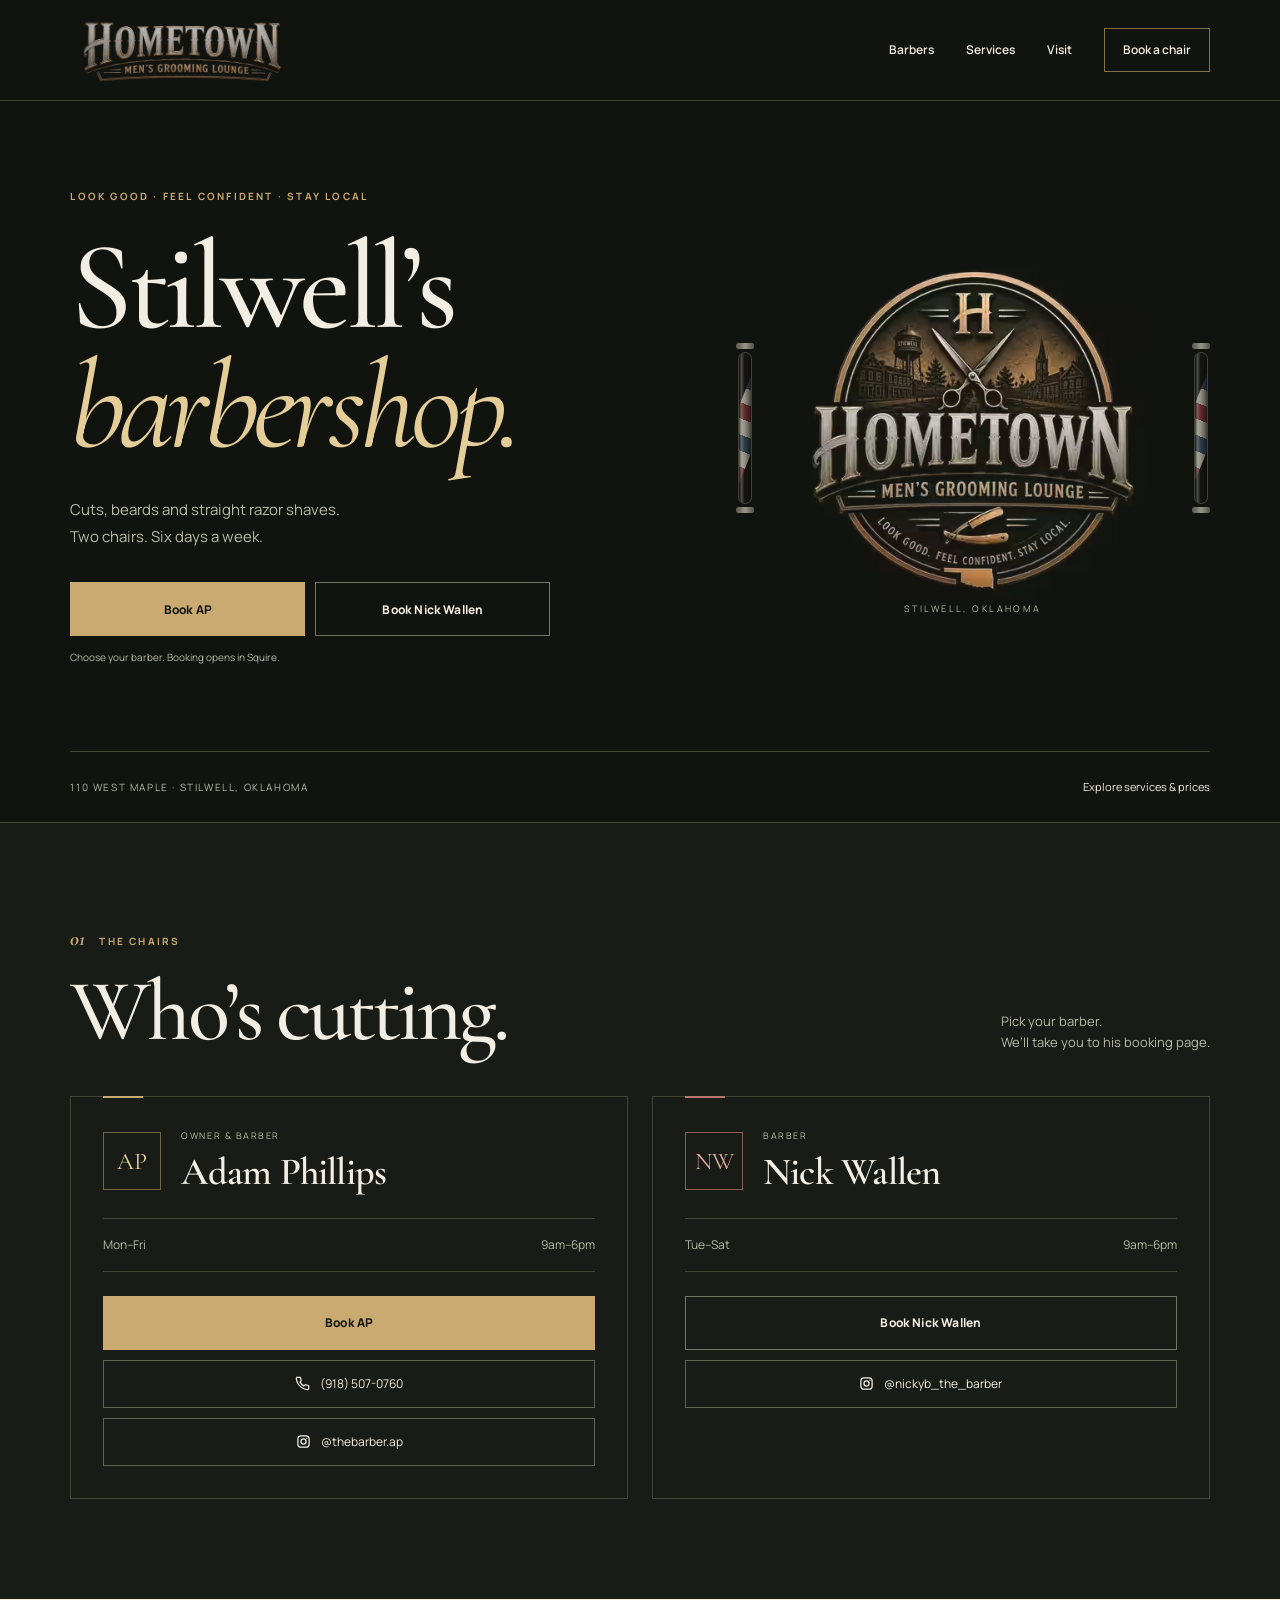
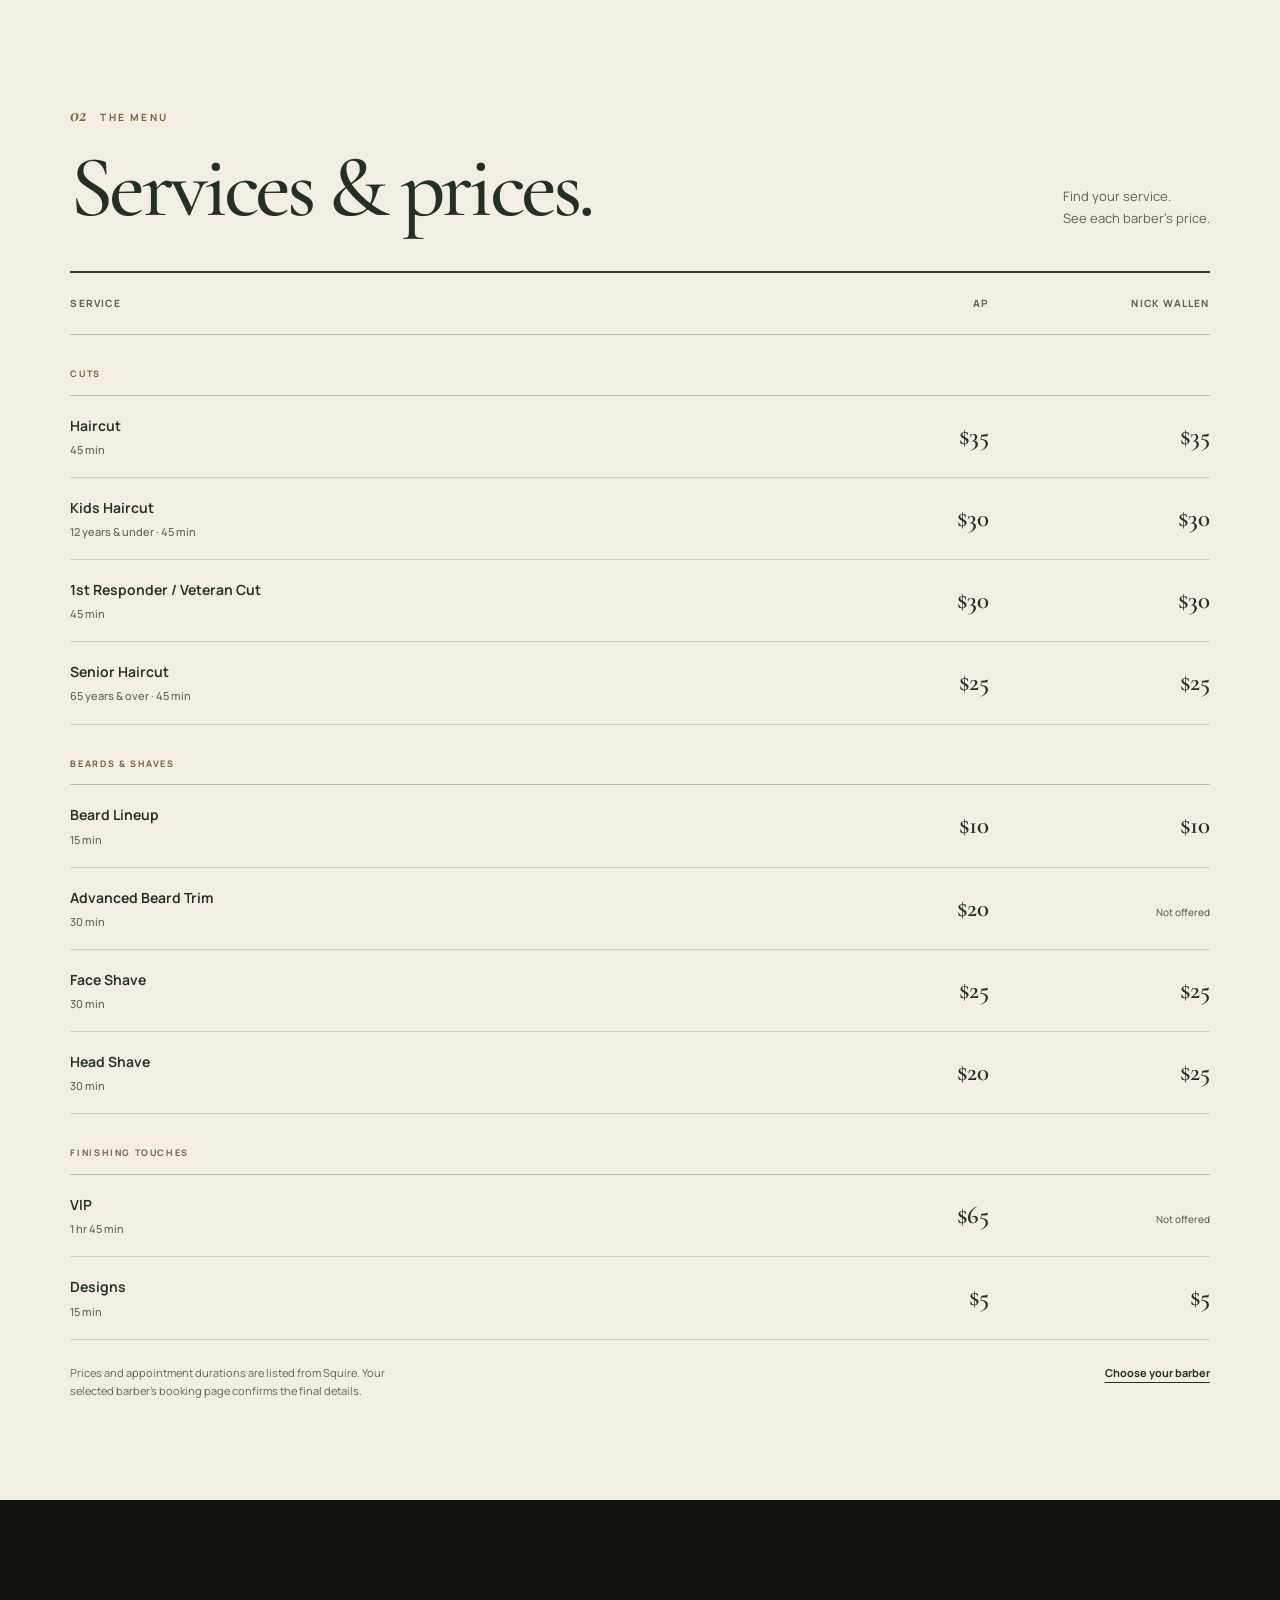
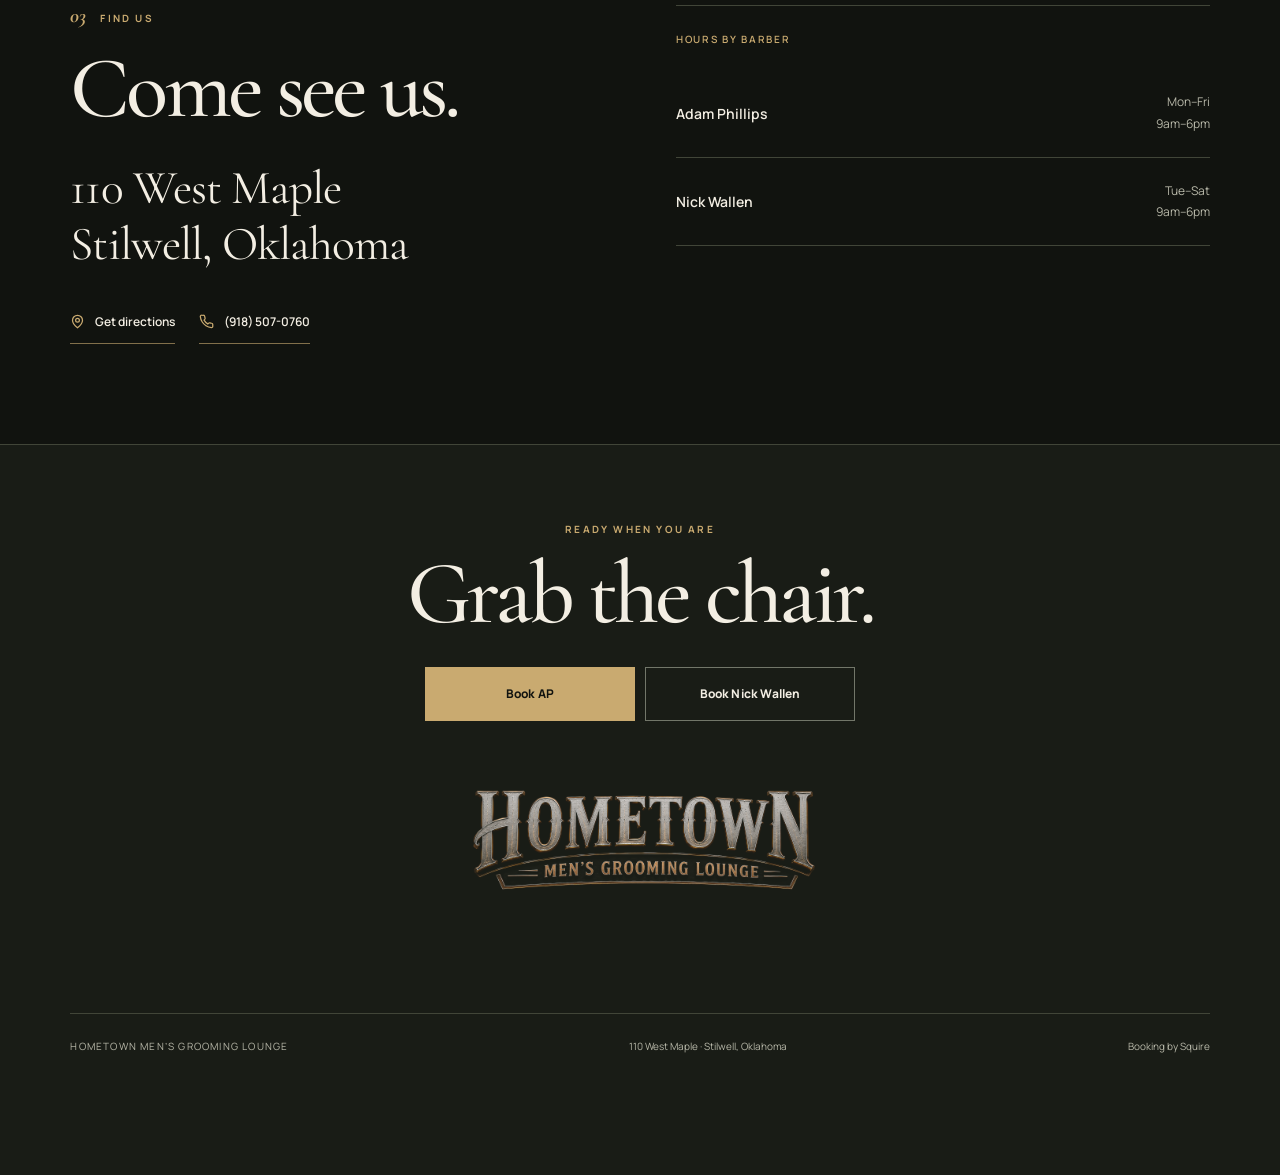
<file: index.html>
<!doctype html>
<html lang="en">
<head>
<meta charset="utf-8"><meta name="viewport" content="width=device-width, initial-scale=1, viewport-fit=cover">
<title>Hometown Men&#x27;s Grooming Lounge — Stilwell, OK</title><meta name="description" content="Cuts, beards and straight razor shaves in Stilwell, Oklahoma. View services and prices. Book with Adam Phillips or Nick Wallen through Squire."><meta name="theme-color" content="#11130f"><meta name="color-scheme" content="dark light"><meta name="referrer" content="strict-origin-when-cross-origin"><meta name="hometown-build" content="77c94dcfac9f">
<link rel="canonical" href="https://hometownmensgroominglounge.com/"><link rel="icon" href="favicon.ico" sizes="16x16 32x32 48x48"><link rel="icon" href="favicon.png" type="image/png" sizes="420x420"><link rel="apple-touch-icon" href="favicon.png"><link rel="preload" href="logo.avif" as="image" type="image/avif">
<meta property="og:type" content="website"><meta property="og:site_name" content="Hometown Men&#x27;s Grooming Lounge"><meta property="og:title" content="Hometown Men&#x27;s Grooming Lounge — Stilwell, OK"><meta property="og:description" content="Cuts, beards and straight razor shaves in Stilwell, Oklahoma. View services and prices. Book with Adam Phillips or Nick Wallen through Squire."><meta property="og:url" content="https://hometownmensgroominglounge.com/"><meta property="og:image" content="https://hometownmensgroominglounge.com/og-cover.png"><meta property="og:image:width" content="1200"><meta property="og:image:height" content="630"><meta property="og:image:alt" content="Hometown Men's Grooming Lounge emblem"><meta name="twitter:card" content="summary_large_image"><meta name="twitter:title" content="Hometown Men&#x27;s Grooming Lounge — Stilwell, OK"><meta name="twitter:description" content="Cuts, beards and straight razor shaves in Stilwell, Oklahoma. View services and prices. Book with Adam Phillips or Nick Wallen through Squire."><meta name="twitter:image" content="https://hometownmensgroominglounge.com/og-cover.png">
<link rel="preconnect" href="https://fonts.googleapis.com"><link rel="preconnect" href="https://fonts.gstatic.com" crossorigin><link href="https://fonts.googleapis.com/css2?family=Cormorant+Garamond:ital,wght@0,500;0,600;1,400;1,500&amp;family=Manrope:wght@400;500;600;700;800&amp;display=swap" rel="stylesheet">
<style>/* Hometown / premium heritage. Essential content is always visible. */
:root{--ink:#11130f;--ink-soft:#191c16;--paper:#f3eee3;--paper-deep:#e9e1d1;--brass:#c9aa70;--brass-light:#e5cd9a;--text:#f3eee3;--muted:#b8b8a9;--rule:#414538;--dark-text:#253025;--dark-muted:#5d6355;--red:#98504a;--serif:'Cormorant Garamond',Georgia,'Times New Roman',serif;--sans:'Manrope',-apple-system,BlinkMacSystemFont,'Segoe UI',sans-serif;--space:clamp(24px,5.5vw,88px)}
*{box-sizing:border-box}html{scroll-behavior:smooth;scroll-padding-top:100px}body{margin:0;background:var(--ink);color:var(--text);font:15px/1.65 var(--sans);-webkit-font-smoothing:antialiased}a{color:inherit;text-underline-offset:5px}button{font:inherit}img{max-width:100%;height:auto;display:block}::selection{background:var(--brass);color:var(--ink)}:focus-visible{outline:3px solid var(--brass-light);outline-offset:5px}button,a{-webkit-tap-highlight-color:transparent}h1,h2,h3,p{margin:0}h1,h2{font-family:var(--serif);font-weight:500;line-height:.95;letter-spacing:-.045em}h2{font-size:clamp(52px,6.8vw,88px)}h3{font-family:var(--serif);font-weight:600;font-size:clamp(30px,3vw,40px);line-height:1.15;letter-spacing:-.02em}.wrap{width:min(1200px,calc(100% - var(--space)*2));margin-inline:auto}.eyebrow{font-size:10px;line-height:1.6;letter-spacing:.22em;text-transform:uppercase;font-weight:700;color:var(--brass)}.muted{color:var(--muted)}.sr-only{position:absolute;width:1px;height:1px;padding:0;overflow:hidden;clip:rect(0,0,0,0);white-space:nowrap;border:0}.skip{position:fixed;left:16px;top:12px;z-index:100;background:var(--paper);color:var(--ink);padding:12px 20px;transform:translateY(-150%)}.skip:focus{transform:none}.site-header{border-bottom:1px solid var(--rule);position:relative;z-index:10}.header-inner{min-height:100px;display:flex;align-items:center;justify-content:space-between;gap:28px}.wordmark{text-decoration:none;font-weight:700;font-size:18px;letter-spacing:.2em;line-height:1.2}.wordmark small{display:block;font-size:8px;font-weight:500;letter-spacing:.22em;margin-top:7px;color:var(--muted)}.nav{display:flex;gap:32px;align-items:center}.nav a{min-height:44px;display:inline-flex;align-items:center;font-size:12px;font-weight:600;text-decoration:none;padding:10px 0;position:relative}.nav a::after{content:'';height:1px;background:var(--brass);position:absolute;bottom:5px;left:0;right:0;transform:scaleX(0);transform-origin:left;transition:transform .2s}.nav a:hover::after,.nav a[aria-current='location']::after{transform:scaleX(1)}.nav .nav-book{border:1px solid #82704b;padding:10px 18px}.nav .nav-book::after{display:none}.nav .nav-book:hover{background:var(--brass);color:var(--ink)}
.hero{position:relative;overflow:hidden}.hero-inner{display:grid;grid-template-columns:1.3fr 1fr;align-items:center;min-height:650px;padding-top:74px;padding-bottom:72px;gap:50px}.hero-copy{position:relative;z-index:2}.hero h1{font-size:clamp(78px,9.8vw,142px);margin-top:24px}.hero h1 em{font-weight:400;color:var(--brass-light)}.hero-description{font-size:15px;line-height:1.8;max-width:34ch;margin-top:30px;color:var(--muted)}.hero .booking-pair{margin-top:32px;max-width:480px}.booking-pair{display:grid;grid-template-columns:1fr 1fr;gap:10px}.button{display:flex;align-items:center;justify-content:center;gap:10px;min-height:54px;padding:14px 20px;border:1px solid var(--brass);background:var(--brass);color:var(--ink);text-decoration:none;font-size:12px;font-weight:750;letter-spacing:.015em;transition:background .18s,color .18s,transform .18s}.button:hover{background:var(--brass-light);border-color:var(--brass-light)}.button:active{transform:translateY(1px)}.button.secondary{background:transparent;color:var(--paper);border-color:#727669}.button.secondary:hover{background:var(--paper);color:var(--ink);border-color:var(--paper)}.button .arrow{width:14px;height:14px;flex:none}.hero-note{font-size:10px;color:var(--muted);margin-top:13px}.hero-art{background:var(--ink);isolation:isolate;position:relative;display:flex;align-items:center;justify-content:center;min-height:380px}.hero-logo{width:350px;mix-blend-mode:screen;position:relative;z-index:2;object-fit:contain}.logo-caption{position:absolute;bottom:0;left:0;right:0;text-align:center;color:var(--muted);font-size:9px;letter-spacing:.27em;text-transform:uppercase}.hero-base{border-top:1px solid var(--rule);padding-block:20px;display:flex;align-items:center;justify-content:space-between;gap:20px}.hero-base p{font-size:10px;letter-spacing:.16em;text-transform:uppercase;color:var(--muted)}.scroll-link{font-size:11px;text-decoration:none;display:inline-flex;align-items:center;gap:16px;padding:6px 0}.scroll-link svg{width:16px;height:16px;color:var(--brass)}
/* The original site's signature pole artwork, retained and simplified. */
.poles{position:absolute;inset:0;pointer-events:none}.pw{position:absolute;top:28%;display:flex;flex-direction:column;align-items:center;gap:4px;opacity:.68}.pw.l{left:0}.pw.r{right:0}.pole{position:relative;width:12px;height:150px;border-radius:999px;overflow:hidden;background:#1b1815;box-shadow:0 0 0 1px #555748}.pole i{position:absolute;left:-70%;right:-70%;top:-45%;bottom:-45%;display:block;transform:rotate(22deg);background:repeating-linear-gradient(180deg,#8a3938 0 15px,#d8d2c2 15px 30px,#3e5268 30px 45px,#d8d2c2 45px 60px);animation:roll 2.4s linear 2}.pole b{position:absolute;inset:0;border-radius:inherit;background:linear-gradient(90deg,rgba(0,0,0,.6),rgba(255,255,255,.35) 20%,transparent 44%,rgba(0,0,0,.3) 74%,rgba(0,0,0,.6))}.cap{width:18px;height:6px;border-radius:2px;background:linear-gradient(90deg,#747466,#d8d2c2,#747466)}@keyframes roll{to{background-position:0 -60px}}
.section{padding-block:100px}.section-header{display:flex;align-items:flex-end;justify-content:space-between;gap:30px;margin-bottom:42px}.section-header h2{margin-top:16px}.section-header>p{font-size:13px;color:var(--muted);max-width:30ch}.section-number{font-family:var(--serif);font-size:20px;font-style:italic;color:var(--brass);margin-right:14px;letter-spacing:0}.barbers{background:var(--ink-soft);border-top:1px solid var(--rule)}.crew{display:grid;grid-template-columns:1fr 1fr;gap:24px}.barber-card{border:1px solid var(--rule);padding:32px;display:flex;flex-direction:column;position:relative;background:var(--ink-soft)}.barber-card::before{content:'';height:2px;position:absolute;top:-1px;left:32px;width:40px;background:var(--brass)}.barber-card.nick::before{background:#b7766d}.barber-top{display:flex;gap:20px;align-items:center;margin-bottom:24px}.initials{width:58px;height:58px;border:1px solid #716648;display:grid;place-items:center;font-family:var(--serif);font-size:24px;color:var(--brass-light);flex:none}.nick .initials{color:#e1aaa1;border-color:#8a615a}.role{font-size:9px;text-transform:uppercase;letter-spacing:.17em;color:var(--muted);margin-bottom:6px}.barber-hours{border-block:1px solid var(--rule);padding-block:16px;margin-bottom:24px;display:flex;justify-content:space-between;gap:16px;font-size:12px;color:var(--muted)}.barber-actions{display:grid;gap:10px}.barber-actions .button{width:100%}.social-link{display:flex;align-items:center;justify-content:center;gap:10px;min-height:48px;padding:12px;text-decoration:none;font-size:12px;border:1px solid #5d6253;color:var(--paper);transition:background .18s}.social-link:hover{background:#2d3327}.social-link svg{width:15px;height:15px;flex:none}.barber-footer{margin-top:10px;display:grid;gap:10px}
.services{background:var(--paper);color:var(--dark-text)}.services .eyebrow,.services .section-number{color:#776035}.services .section-header>p{color:var(--dark-muted)}.menu-wrap{border-top:2px solid #343f2e}.menu{width:100%;border-collapse:collapse;text-align:left}.menu thead th{padding:22px 16px;border-bottom:1px solid #bdb9a8;font-size:10px;text-transform:uppercase;letter-spacing:.12em;font-weight:750;color:var(--dark-muted)}.menu thead th:first-child{padding-left:0}.menu thead th:not(:first-child){text-align:right}.menu .group th{padding:32px 0 13px;color:#74603a;font-size:9px;text-transform:uppercase;letter-spacing:.18em;border-bottom:1px solid #bdb9a8}.menu td,.menu th[scope='row']{padding:18px 16px;border-bottom:1px solid #d6d0c0;font-weight:500;vertical-align:middle}.menu th[scope='row']{padding-left:0;width:64%}.service-name{display:block;font-size:14px;font-weight:650}.service-detail{color:var(--dark-muted);font-size:11px;margin-top:4px;display:block}.menu td{text-align:right;font-family:var(--serif);font-weight:600;font-size:25px;white-space:nowrap;width:18%}.menu td:last-child,.menu thead th:last-child{padding-right:0}.not-offered{font-family:var(--sans);font-size:10px;font-weight:500;color:var(--dark-muted)}.menu tbody tr:not(.group):hover{background:var(--paper-deep)}.menu-foot{display:flex;justify-content:space-between;gap:22px;margin-top:24px;align-items:flex-start}.menu-foot p{font-size:11px;color:var(--dark-muted);max-width:48ch}.menu-foot a{font-size:11px;font-weight:700;white-space:nowrap}.services a:focus-visible{outline-color:#624b20}
.visit{border-bottom:1px solid var(--rule)}.visit-grid{display:grid;grid-template-columns:1fr 1fr;gap:72px;align-items:start}.visit h2{margin-top:16px}.address{font-family:var(--serif);font-size:clamp(32px,3.7vw,48px);line-height:1.18;letter-spacing:-.02em;font-style:normal;margin-top:30px}.visit-actions{display:flex;gap:24px;flex-wrap:wrap;margin-top:28px}.text-link{display:inline-flex;align-items:center;gap:10px;padding:10px 0;min-height:44px;text-decoration:none;border-bottom:1px solid #82704b;font-size:12px;font-weight:600}.text-link svg{width:15px;height:15px;color:var(--brass)}.text-link:hover{color:var(--brass-light)}.hours-panel{border-top:1px solid var(--rule);padding-top:28px;margin-top:5px}.hours-panel h3{font-family:var(--sans);font-size:10px;letter-spacing:.17em;text-transform:uppercase;font-weight:600;color:var(--brass);margin-bottom:24px}.hours-row{display:grid;grid-template-columns:1fr auto;gap:14px;align-items:center;padding:22px 0;border-bottom:1px solid var(--rule)}.hours-row strong{font-size:14px;font-weight:600}.hours-row span{font-size:12px;line-height:1.8;color:var(--muted);text-align:right}.closing{padding:76px 0 68px;text-align:center;background:var(--ink-soft)}.closing h2{font-size:clamp(62px,7vw,100px);margin:14px 0 30px}.closing .booking-pair{max-width:430px;margin-inline:auto}.footer{padding:28px 0 120px;background:var(--ink-soft)}.footer-inner{border-top:1px solid var(--rule);padding-top:24px;display:flex;align-items:center;justify-content:space-between;gap:20px;font-size:10px;color:var(--muted)}.footer a{text-decoration:none}.footer-brand{letter-spacing:.12em;text-transform:uppercase}.dock{position:fixed;bottom:0;left:0;right:0;z-index:30;background:var(--paper);color:var(--ink);border-top:1px solid #c4b697;padding:12px 24px max(12px,env(safe-area-inset-bottom));transform:translateY(110%);visibility:hidden;transition:transform .22s,visibility .22s;box-shadow:0 -6px 24px #0002}.dock[data-visible='true']{transform:none;visibility:visible}.dock-inner{width:min(1200px,100%);margin:auto;display:flex;gap:30px;align-items:center;justify-content:space-between}.dock-label{font-family:var(--serif);font-size:25px;line-height:1.2}.dock-label small{font:9px/1.5 var(--sans);display:block;letter-spacing:.1em;color:var(--dark-muted);margin-top:3px}.dock .booking-pair{width:380px}.dock .button{min-height:44px;padding:10px 14px;font-size:11px}.dock .button.secondary{border-color:#67715e;color:var(--ink)}.dock .button.secondary:hover{background:var(--ink);color:var(--paper)}.dock :focus-visible{outline-color:#624b20}.js-ready .hero-copy{animation:arrive .65s both}.js-ready .hero-art{animation:arrive .8s both}@keyframes arrive{from{transform:translateY(10px)}to{transform:none}}
@media(min-width:1500px){.hero-inner{min-height:710px}}@media(max-width:1100px){.hero-inner{gap:24px;min-height:610px}.hero-logo{width:290px}.hero-art{min-height:330px}.pw.l{left:-4px}.pw.r{right:-4px}.hero h1{font-size:clamp(78px,10vw,120px)}.nav{gap:22px}.barber-card{padding:26px}.visit-grid{gap:44px}}
@media(max-width:760px){:root{--space:24px}.header-inner{min-height:82px;gap:18px}.wordmark{font-size:14px;letter-spacing:.15em}.wordmark small{font-size:6px;letter-spacing:.17em}.nav{gap:20px}.nav a{font-size:10px}.nav .nav-book{display:none}.hero-inner{display:flex;flex-direction:column-reverse;align-items:stretch;min-height:0;padding-top:20px;padding-bottom:38px;gap:20px}.hero-art{min-height:0;height:155px;width:100%;max-width:300px;align-self:center}.hero-logo{width:155px;height:155px}.logo-caption{display:none}.pw{top:21px}.pole{height:84px;width:9px}.cap{width:14px;height:5px}.pw.l{left:8px}.pw.r{right:8px}.hero-copy{text-align:center}.hero .eyebrow{font-size:8px;letter-spacing:.17em}.hero h1{font-size:clamp(66px,13vw,94px);margin-top:17px}.hero-description{font-size:13px;max-width:30ch;margin:21px auto 0}.hero .booking-pair{margin:24px auto 0;width:100%}.button{padding:14px 12px;font-size:11px;min-height:52px}.hero-note{font-size:9px}.hero-base{padding-block:16px;justify-content:center}.hero-base>p{display:none}.section{padding-block:64px}.section-header{display:block;margin-bottom:30px}.section-header>p{margin-top:18px;font-size:12px;max-width:40ch}.section-header h2{margin-top:12px}.crew{grid-template-columns:1fr;gap:20px}.barber-card{padding:26px}.barber-top{margin-bottom:20px}.barber-top h3{font-size:33px}.barber-hours{font-size:12px}.menu thead th{font-size:9px;padding:20px 8px;letter-spacing:.04em}.menu th[scope='row']{width:60%;padding-right:8px}.menu td{font-size:23px;width:20%;padding:16px 8px}.service-name{font-size:12px}.service-detail{font-size:10px}.not-offered{font-size:9px}.menu .group th{padding-top:28px}.menu-foot{display:block}.menu-foot a{display:inline-block;margin-top:18px;padding:10px 0;min-height:44px}.visit-grid{grid-template-columns:1fr;gap:44px}.visit-actions{gap:20px}.hours-panel{padding-top:24px}.address{font-size:36px}.closing{padding:60px 0}.footer-inner{flex-direction:column;text-align:center;gap:12px}.footer-brand{font-size:9px}.footer{padding-top:0;padding-bottom:112px}.dock{padding:10px 18px max(10px,env(safe-area-inset-bottom))}.dock-label{display:none}.dock .booking-pair{width:100%}.dock .button{min-height:48px;font-size:11px}}
@media(max-width:359px){:root{--space:18px}.nav{gap:13px}.nav a{font-size:9px}.wordmark{font-size:12px}.wordmark small{font-size:5.5px}.hero h1{font-size:60px}.hero-art{height:130px}.hero-logo{width:130px;height:130px}.barber-card{padding:22px}.barber-top{gap:14px}.barber-top h3{font-size:28px}.button{font-size:10px;padding-inline:8px}.button .arrow{display:none}.menu td{font-size:21px}.service-name{font-size:11px}}
@media(prefers-reduced-motion:reduce){html{scroll-behavior:auto}*,*::before,*::after{animation:none!important;transition:none!important}.hero-copy,.hero-art{transform:none!important}}@media print{.site-header,.hero-art,.hero-base,.dock,.closing,.footer,.barber-actions,.barber-footer,.visit-actions{display:none!important}body,.barbers,.services{background:white!important;color:black!important}.wrap{width:100%}.section{padding:24px 0}.hero-inner{display:block;min-height:0;padding:0}.hero h1{font-size:40px}.hero .booking-pair{display:none}.crew,.visit-grid{display:block}.barber-card{break-inside:avoid;margin-bottom:16px}.eyebrow,.muted,.role,.barber-hours,.section-header>p,.hours-row span{color:#333!important}.hero-description{color:#333}.menu td,.menu th{color:black!important}}

/* Original owner-supplied metallic wordmark; retain the artwork without alteration. */
.wordmark{display:block;width:220px;flex:none;background:var(--ink);isolation:isolate}.wordmark img{width:100%;height:auto;mix-blend-mode:screen}.closing-brand{width:min(380px,100%);margin:36px auto 0;background:var(--ink-soft);isolation:isolate}.closing-brand img{width:100%;height:auto;mix-blend-mode:screen}@media(max-width:760px){.wordmark{width:140px}.header-inner{gap:14px}.nav{gap:16px}.closing-brand{max-width:300px;margin-top:28px}}@media(max-width:359px){.wordmark{width:124px}.nav{gap:12px}}
</style>
<script type="application/ld+json">{"@context": "https://schema.org", "@type": "HairSalon", "@id": "https://hometownmensgroominglounge.com/#stilwell", "name": "Hometown Men's Grooming Lounge", "url": "https://hometownmensgroominglounge.com/", "description": "Cuts, beards and straight razor shaves in Stilwell, Oklahoma. View services and prices. Book with Adam Phillips or Nick Wallen through Squire.", "image": "https://hometownmensgroominglounge.com/og-cover.png", "logo": "https://hometownmensgroominglounge.com/favicon.png", "telephone": "+19185070760", "address": {"@type": "PostalAddress", "streetAddress": "110 West Maple", "addressLocality": "Stilwell", "addressRegion": "OK", "addressCountry": "US"}, "employee": [{"@type": "Person", "name": "Adam Phillips", "jobTitle": "Owner & Barber", "sameAs": "https://www.instagram.com/thebarber.ap/"}, {"@type": "Person", "name": "Nick Wallen", "jobTitle": "Barber", "sameAs": "https://www.instagram.com/nickyb_the_barber/"}], "openingHoursSpecification": [{"@type": "OpeningHoursSpecification", "dayOfWeek": "Monday", "opens": "09:00", "closes": "18:00"}, {"@type": "OpeningHoursSpecification", "dayOfWeek": "Tuesday", "opens": "09:00", "closes": "18:00"}, {"@type": "OpeningHoursSpecification", "dayOfWeek": "Wednesday", "opens": "09:00", "closes": "18:00"}, {"@type": "OpeningHoursSpecification", "dayOfWeek": "Thursday", "opens": "09:00", "closes": "18:00"}, {"@type": "OpeningHoursSpecification", "dayOfWeek": "Friday", "opens": "09:00", "closes": "18:00"}, {"@type": "OpeningHoursSpecification", "dayOfWeek": "Saturday", "opens": "09:00", "closes": "18:00"}], "hasOfferCatalog": {"@type": "OfferCatalog", "name": "Services", "itemListElement": [{"@type": "OfferCatalog", "name": "Adam Phillips", "itemListElement": [{"@type": "Offer", "price": 35, "priceCurrency": "USD", "url": "https://getsquire.com/booking/book/thebarber-ap-stilwell/barber/adam-phillips/services", "itemOffered": {"@type": "Service", "name": "Haircut"}}, {"@type": "Offer", "price": 30, "priceCurrency": "USD", "url": "https://getsquire.com/booking/book/thebarber-ap-stilwell/barber/adam-phillips/services", "itemOffered": {"@type": "Service", "name": "Kids Haircut"}}, {"@type": "Offer", "price": 30, "priceCurrency": "USD", "url": "https://getsquire.com/booking/book/thebarber-ap-stilwell/barber/adam-phillips/services", "itemOffered": {"@type": "Service", "name": "1st Responder / Veteran Cut"}}, {"@type": "Offer", "price": 25, "priceCurrency": "USD", "url": "https://getsquire.com/booking/book/thebarber-ap-stilwell/barber/adam-phillips/services", "itemOffered": {"@type": "Service", "name": "Senior Haircut"}}, {"@type": "Offer", "price": 10, "priceCurrency": "USD", "url": "https://getsquire.com/booking/book/thebarber-ap-stilwell/barber/adam-phillips/services", "itemOffered": {"@type": "Service", "name": "Beard Lineup"}}, {"@type": "Offer", "price": 20, "priceCurrency": "USD", "url": "https://getsquire.com/booking/book/thebarber-ap-stilwell/barber/adam-phillips/services", "itemOffered": {"@type": "Service", "name": "Advanced Beard Trim"}}, {"@type": "Offer", "price": 25, "priceCurrency": "USD", "url": "https://getsquire.com/booking/book/thebarber-ap-stilwell/barber/adam-phillips/services", "itemOffered": {"@type": "Service", "name": "Face Shave"}}, {"@type": "Offer", "price": 20, "priceCurrency": "USD", "url": "https://getsquire.com/booking/book/thebarber-ap-stilwell/barber/adam-phillips/services", "itemOffered": {"@type": "Service", "name": "Head Shave"}}, {"@type": "Offer", "price": 65, "priceCurrency": "USD", "url": "https://getsquire.com/booking/book/thebarber-ap-stilwell/barber/adam-phillips/services", "itemOffered": {"@type": "Service", "name": "VIP"}}, {"@type": "Offer", "price": 5, "priceCurrency": "USD", "url": "https://getsquire.com/booking/book/thebarber-ap-stilwell/barber/adam-phillips/services", "itemOffered": {"@type": "Service", "name": "Designs"}}]}, {"@type": "OfferCatalog", "name": "Nick Wallen", "itemListElement": [{"@type": "Offer", "price": 35, "priceCurrency": "USD", "url": "https://getsquire.com/booking/book/thebarber-ap-stilwell/barber/nick-620/services", "itemOffered": {"@type": "Service", "name": "Haircut"}}, {"@type": "Offer", "price": 30, "priceCurrency": "USD", "url": "https://getsquire.com/booking/book/thebarber-ap-stilwell/barber/nick-620/services", "itemOffered": {"@type": "Service", "name": "Kids Haircut"}}, {"@type": "Offer", "price": 30, "priceCurrency": "USD", "url": "https://getsquire.com/booking/book/thebarber-ap-stilwell/barber/nick-620/services", "itemOffered": {"@type": "Service", "name": "1st Responder / Veteran Cut"}}, {"@type": "Offer", "price": 25, "priceCurrency": "USD", "url": "https://getsquire.com/booking/book/thebarber-ap-stilwell/barber/nick-620/services", "itemOffered": {"@type": "Service", "name": "Senior Haircut"}}, {"@type": "Offer", "price": 10, "priceCurrency": "USD", "url": "https://getsquire.com/booking/book/thebarber-ap-stilwell/barber/nick-620/services", "itemOffered": {"@type": "Service", "name": "Beard Lineup"}}, {"@type": "Offer", "price": 25, "priceCurrency": "USD", "url": "https://getsquire.com/booking/book/thebarber-ap-stilwell/barber/nick-620/services", "itemOffered": {"@type": "Service", "name": "Face Shave"}}, {"@type": "Offer", "price": 25, "priceCurrency": "USD", "url": "https://getsquire.com/booking/book/thebarber-ap-stilwell/barber/nick-620/services", "itemOffered": {"@type": "Service", "name": "Head Shave"}}, {"@type": "Offer", "price": 5, "priceCurrency": "USD", "url": "https://getsquire.com/booking/book/thebarber-ap-stilwell/barber/nick-620/services", "itemOffered": {"@type": "Service", "name": "Designs"}}]}]}}</script>
</head>
<body data-location="stilwell">
<a class="skip" href="#main">Skip to content</a>
<header class="site-header"><div class="wrap header-inner"><a class="wordmark" href="#top" aria-label="Hometown Men's Grooming Lounge home"><img src="hometown-wordmark.png" width="1920" height="832" alt="Hometown Men’s Grooming Lounge" decoding="async"></a><nav class="nav" aria-label="Main navigation"><a href="#barbers">Barbers</a><a href="#services">Services</a><a href="#visit">Visit</a><a class="nav-book" href="#barbers">Book a chair</a></nav></div></header>
<main id="main">
<section class="hero" id="top" aria-labelledby="hero-title"><div class="wrap hero-inner"><div class="hero-copy"><p class="eyebrow">LOOK GOOD · FEEL CONFIDENT · STAY LOCAL</p><h1 id="hero-title">Stilwell’s<br><em>barbershop.</em></h1><p class="hero-description">Cuts, beards and straight razor shaves.<br>Two chairs. Six days a week.</p><div class="booking-pair" data-booking-zone><a class="button" href="https://getsquire.com/booking/book/thebarber-ap-stilwell/barber/adam-phillips/services" target="_blank" rel="noopener noreferrer" data-action="booking" data-location="stilwell" data-barber="ap" data-placement="hero">Book AP<span class="sr-only"> (opens in Squire in a new tab)</span></a><a class="button secondary" href="https://getsquire.com/booking/book/thebarber-ap-stilwell/barber/nick-620/services" target="_blank" rel="noopener noreferrer" data-action="booking" data-location="stilwell" data-barber="nick" data-placement="hero">Book Nick Wallen<span class="sr-only"> (opens in Squire in a new tab)</span></a></div><p class="hero-note">Choose your barber. Booking opens in Squire.</p></div><div class="hero-art"><div class="poles" aria-hidden="true"><div class="pw l"><div class="cap"></div><div class="pole"><i></i><b></b></div><div class="cap"></div></div><div class="pw r"><div class="cap"></div><div class="pole"><i></i><b></b></div><div class="cap"></div></div></div><img class="hero-logo" src="logo.avif" width="350" height="350" alt="Hometown Men's Grooming Lounge emblem" fetchpriority="high"><p class="logo-caption">Stilwell, Oklahoma</p></div></div><div class="wrap hero-base"><p>110 West Maple · Stilwell, Oklahoma</p><a class="scroll-link" href="#services">Explore services &amp; prices</a></div></section>
<section class="section barbers" id="barbers" aria-labelledby="barbers-title"><div class="wrap"><div class="section-header"><div><p class="eyebrow"><span class="section-number">01</span>The chairs</p><h2 id="barbers-title">Who’s cutting.</h2></div><p>Pick your barber.<br>We’ll take you to his booking page.</p></div><div class="crew"><article class="barber-card ap" aria-labelledby="barber-ap">
<div class="barber-top"><span class="initials" aria-hidden="true">AP</span><div><p class="role">Owner &amp; Barber</p><h3 id="barber-ap">Adam Phillips</h3></div></div>
<p class="barber-hours"><span>Mon–Fri</span><span>9am–6pm</span></p>
<div class="barber-actions" data-booking-zone><a class="button" href="https://getsquire.com/booking/book/thebarber-ap-stilwell/barber/adam-phillips/services" target="_blank" rel="noopener noreferrer" data-action="booking" data-location="stilwell" data-barber="ap" data-placement="barber-card">Book AP<span class="sr-only"> (opens in Squire in a new tab)</span></a></div>
<div class="barber-footer"><a class="social-link" href="tel:+19185070760" data-action="call" data-barber="ap"><svg aria-hidden="true" focusable="false" width="16" height="16" viewBox="0 0 24 24" fill="none" stroke="currentColor" stroke-width="2"><path d="M22 16.9v3a2 2 0 01-2.2 2 19.8 19.8 0 01-8.6-3.1 19.5 19.5 0 01-6-6A19.8 19.8 0 012.1 4.2 2 2 0 014.1 2h3a2 2 0 012 1.7c.1 1 .3 1.9.6 2.8a2 2 0 01-.5 2.1L8.1 9.8a16 16 0 006 6l1.2-1.1a2 2 0 012.1-.5c.9.3 1.8.5 2.8.6a2 2 0 011.8 2z"/></svg>(918) 507-0760</a><a class="social-link" href="https://www.instagram.com/thebarber.ap/" target="_blank" rel="noopener noreferrer" data-action="instagram" data-barber="ap"><svg aria-hidden="true" focusable="false" width="16" height="16" viewBox="0 0 24 24" fill="none" stroke="currentColor" stroke-width="2"><rect x="3" y="3" width="18" height="18" rx="5.2"/><circle cx="12" cy="12" r="4.1"/><circle cx="17.4" cy="6.6" r="1.1" fill="currentColor" stroke="none"/></svg>@thebarber.ap<span class="sr-only"> (opens in a new tab)</span></a></div></article><article class="barber-card nick" aria-labelledby="barber-nick">
<div class="barber-top"><span class="initials" aria-hidden="true">NW</span><div><p class="role">Barber</p><h3 id="barber-nick">Nick Wallen</h3></div></div>
<p class="barber-hours"><span>Tue–Sat</span><span>9am–6pm</span></p>
<div class="barber-actions" data-booking-zone><a class="button secondary" href="https://getsquire.com/booking/book/thebarber-ap-stilwell/barber/nick-620/services" target="_blank" rel="noopener noreferrer" data-action="booking" data-location="stilwell" data-barber="nick" data-placement="barber-card">Book Nick Wallen<span class="sr-only"> (opens in Squire in a new tab)</span></a></div>
<div class="barber-footer"><a class="social-link" href="https://www.instagram.com/nickyb_the_barber/" target="_blank" rel="noopener noreferrer" data-action="instagram" data-barber="nick"><svg aria-hidden="true" focusable="false" width="16" height="16" viewBox="0 0 24 24" fill="none" stroke="currentColor" stroke-width="2"><rect x="3" y="3" width="18" height="18" rx="5.2"/><circle cx="12" cy="12" r="4.1"/><circle cx="17.4" cy="6.6" r="1.1" fill="currentColor" stroke="none"/></svg>@nickyb_the_barber<span class="sr-only"> (opens in a new tab)</span></a></div></article></div></div></section>
<section class="section services" id="services" aria-labelledby="services-title"><div class="wrap"><div class="section-header"><div><p class="eyebrow"><span class="section-number">02</span>The menu</p><h2 id="services-title">Services &amp; prices.</h2></div><p>Find your service.<br>See each barber’s price.</p></div><div class="menu-wrap"><table class="menu"><caption class="sr-only">Services, appointment durations, and prices in US dollars for each barber at Stilwell.</caption><thead><tr><th scope="col">Service</th><th scope="col">AP</th><th scope="col">Nick Wallen</th></tr></thead><tbody><tr class="group"><th colspan="3" scope="colgroup">Cuts</th></tr><tr data-service="haircut"><th scope="row"><span class="service-name">Haircut</span><span class="service-detail">45 min</span></th><td data-barber="ap" data-price="35">$35</td><td data-barber="nick" data-price="35">$35</td></tr><tr data-service="kids"><th scope="row"><span class="service-name">Kids Haircut</span><span class="service-detail">12 years &amp; under · 45 min</span></th><td data-barber="ap" data-price="30">$30</td><td data-barber="nick" data-price="30">$30</td></tr><tr data-service="responder"><th scope="row"><span class="service-name">1st Responder / Veteran Cut</span><span class="service-detail">45 min</span></th><td data-barber="ap" data-price="30">$30</td><td data-barber="nick" data-price="30">$30</td></tr><tr data-service="senior"><th scope="row"><span class="service-name">Senior Haircut</span><span class="service-detail">65 years &amp; over · 45 min</span></th><td data-barber="ap" data-price="25">$25</td><td data-barber="nick" data-price="25">$25</td></tr><tr class="group"><th colspan="3" scope="colgroup">Beards &amp; shaves</th></tr><tr data-service="lineup"><th scope="row"><span class="service-name">Beard Lineup</span><span class="service-detail">15 min</span></th><td data-barber="ap" data-price="10">$10</td><td data-barber="nick" data-price="10">$10</td></tr><tr data-service="beard"><th scope="row"><span class="service-name">Advanced Beard Trim</span><span class="service-detail">30 min</span></th><td data-barber="ap" data-price="20">$20</td><td data-barber="nick"><span class="not-offered">Not offered</span></td></tr><tr data-service="face"><th scope="row"><span class="service-name">Face Shave</span><span class="service-detail">30 min</span></th><td data-barber="ap" data-price="25">$25</td><td data-barber="nick" data-price="25">$25</td></tr><tr data-service="head"><th scope="row"><span class="service-name">Head Shave</span><span class="service-detail">30 min</span></th><td data-barber="ap" data-price="20">$20</td><td data-barber="nick" data-price="25">$25</td></tr><tr class="group"><th colspan="3" scope="colgroup">Finishing touches</th></tr><tr data-service="vip"><th scope="row"><span class="service-name">VIP</span><span class="service-detail">1 hr 45 min</span></th><td data-barber="ap" data-price="65">$65</td><td data-barber="nick"><span class="not-offered">Not offered</span></td></tr><tr data-service="designs"><th scope="row"><span class="service-name">Designs</span><span class="service-detail">15 min</span></th><td data-barber="ap" data-price="5">$5</td><td data-barber="nick" data-price="5">$5</td></tr></tbody></table></div><div class="menu-foot"><p>Prices and appointment durations are listed from Squire. Your selected barber’s booking page confirms the final details.</p><a href="#barbers">Choose your barber</a></div></div></section>
<section class="section visit" id="visit" aria-labelledby="visit-title"><div class="wrap visit-grid"><div><p class="eyebrow"><span class="section-number">03</span>Find us</p><h2 id="visit-title">Come see us.</h2><address class="address">110 West Maple<br>Stilwell, Oklahoma</address><div class="visit-actions"><a class="text-link" href="https://maps.google.com/?q=110+W+Maple+St+Stilwell+OK" target="_blank" rel="noopener noreferrer" data-action="directions"><svg aria-hidden="true" focusable="false" width="16" height="16" viewBox="0 0 24 24" fill="none" stroke="currentColor" stroke-width="2"><path d="M20 10c0 6-8 12-8 12s-8-6-8-12a8 8 0 0116 0z"/><circle cx="12" cy="10" r="3"/></svg>Get directions<span class="sr-only"> (opens in a new tab)</span></a><a class="text-link" href="tel:+19185070760" data-action="call"><svg aria-hidden="true" focusable="false" width="16" height="16" viewBox="0 0 24 24" fill="none" stroke="currentColor" stroke-width="2"><path d="M22 16.9v3a2 2 0 01-2.2 2 19.8 19.8 0 01-8.6-3.1 19.5 19.5 0 01-6-6A19.8 19.8 0 012.1 4.2 2 2 0 014.1 2h3a2 2 0 012 1.7c.1 1 .3 1.9.6 2.8a2 2 0 01-.5 2.1L8.1 9.8a16 16 0 006 6l1.2-1.1a2 2 0 012.1-.5c.9.3 1.8.5 2.8.6a2 2 0 011.8 2z"/></svg>(918) 507-0760</a></div></div><div class="hours-panel"><h3>Hours by barber</h3><div class="hours-row"><strong>Adam Phillips</strong><span>Mon–Fri<br>9am–6pm</span></div><div class="hours-row"><strong>Nick Wallen</strong><span>Tue–Sat<br>9am–6pm</span></div></div></div></section>
<section class="closing" aria-labelledby="closing-title"><div class="wrap"><p class="eyebrow">Ready when you are</p><h2 id="closing-title">Grab the chair.</h2><div class="booking-pair" data-booking-zone><a class="button" href="https://getsquire.com/booking/book/thebarber-ap-stilwell/barber/adam-phillips/services" target="_blank" rel="noopener noreferrer" data-action="booking" data-location="stilwell" data-barber="ap" data-placement="footer">Book AP<span class="sr-only"> (opens in Squire in a new tab)</span></a><a class="button secondary" href="https://getsquire.com/booking/book/thebarber-ap-stilwell/barber/nick-620/services" target="_blank" rel="noopener noreferrer" data-action="booking" data-location="stilwell" data-barber="nick" data-placement="footer">Book Nick Wallen<span class="sr-only"> (opens in Squire in a new tab)</span></a></div><div class="closing-brand"><img src="hometown-wordmark.png" width="1920" height="832" alt="Hometown Men’s Grooming Lounge" loading="lazy" decoding="async"></div></div></section>
</main>
<footer class="footer"><div class="wrap footer-inner"><p class="footer-brand">Hometown Men’s Grooming Lounge</p><p>110 West Maple · Stilwell, Oklahoma</p><a href="https://getsquire.com/" target="_blank" rel="noopener noreferrer">Booking by Squire<span class="sr-only"> (opens in a new tab)</span></a></div></footer>
<aside class="dock" aria-label="Quick booking" aria-hidden="true" inert data-visible="false"><div class="dock-inner"><p class="dock-label">Your next good cut.<small>STILWELL, OKLAHOMA</small></p><div class="booking-pair"><a class="button" href="https://getsquire.com/booking/book/thebarber-ap-stilwell/barber/adam-phillips/services" target="_blank" rel="noopener noreferrer" data-action="booking" data-location="stilwell" data-barber="ap" data-placement="sticky">Book AP<span class="sr-only"> (opens in Squire in a new tab)</span></a><a class="button secondary" href="https://getsquire.com/booking/book/thebarber-ap-stilwell/barber/nick-620/services" target="_blank" rel="noopener noreferrer" data-action="booking" data-location="stilwell" data-barber="nick" data-placement="sticky">Book Nick Wallen<span class="sr-only"> (opens in Squire in a new tab)</span></a></div></div></aside>
<script>/* Progressive enhancements only: every service and booking link works without JS. */
(() => {
  'use strict';
  document.documentElement.classList.add('js-ready');
  const dock = document.querySelector('.dock');
  const directBooking = [...document.querySelectorAll('[data-booking-zone]')];
  const visibleZones = new Set();
  const reduced = window.matchMedia('(prefers-reduced-motion: reduce)');
  const setDock = () => {
    if (!dock) return;
    const focusedInDock = dock.contains(document.activeElement);
    const show = !visibleZones.size && window.scrollY > 180;
    // Keep the control a keyboard user is interacting with in place.
    if (focusedInDock && !show) return;
    dock.dataset.visible = String(show);
    dock.inert = !show;
    dock.setAttribute('aria-hidden', String(!show));
  };
  if (dock && 'IntersectionObserver' in window) {
    const observer = new IntersectionObserver(entries => {
      for (const entry of entries) {
        if (entry.isIntersecting) visibleZones.add(entry.target);
        else visibleZones.delete(entry.target);
      }
      setDock();
    }, {threshold:0, rootMargin:'0px 0px -100px 0px'});
    directBooking.forEach(zone => observer.observe(zone));
    dock.addEventListener('focusout', () => requestAnimationFrame(setDock));
    // A focused main-page link must never be hidden behind the booking bar.
    document.addEventListener('focusin', event => {
      if (dock.contains(event.target) || dock.dataset.visible !== 'true') return;
      const r = event.target.getBoundingClientRect();
      const top = dock.getBoundingClientRect().top;
      if (r.bottom > top && r.top < window.innerHeight) {
        event.target.scrollIntoView({block:'center', behavior:reduced.matches?'instant':'smooth'});
      }
    });
  }
  // Highlight the section without intercepting standard anchor navigation.
  if ('IntersectionObserver' in window) {
    const sectionObserver = new IntersectionObserver(entries => {
      for (const entry of entries) {
        if (!entry.isIntersecting) continue;
        document.querySelectorAll('.nav a').forEach(link => {
          if (link.hash === '#' + entry.target.id) link.setAttribute('aria-current','location');
          else link.removeAttribute('aria-current');
        });
      }
    }, {rootMargin:'-10% 0px -60% 0px'});
    document.querySelectorAll('main section[id]').forEach(section => sectionObserver.observe(section));
  }
  // Local event hook for a future analytics adapter. No trackers, cookies, or network calls.
  document.addEventListener('click', event => {
    const link = event.target.closest('a[data-action]');
    if (!link) return;
    document.dispatchEvent(new CustomEvent('hometown:action', {detail:{
      action:link.dataset.action, location:link.dataset.location || document.body.dataset.location,
      barber:link.dataset.barber || null, placement:link.dataset.placement || null
    }}));
  });
})();
</script>
</body></html>
</file>
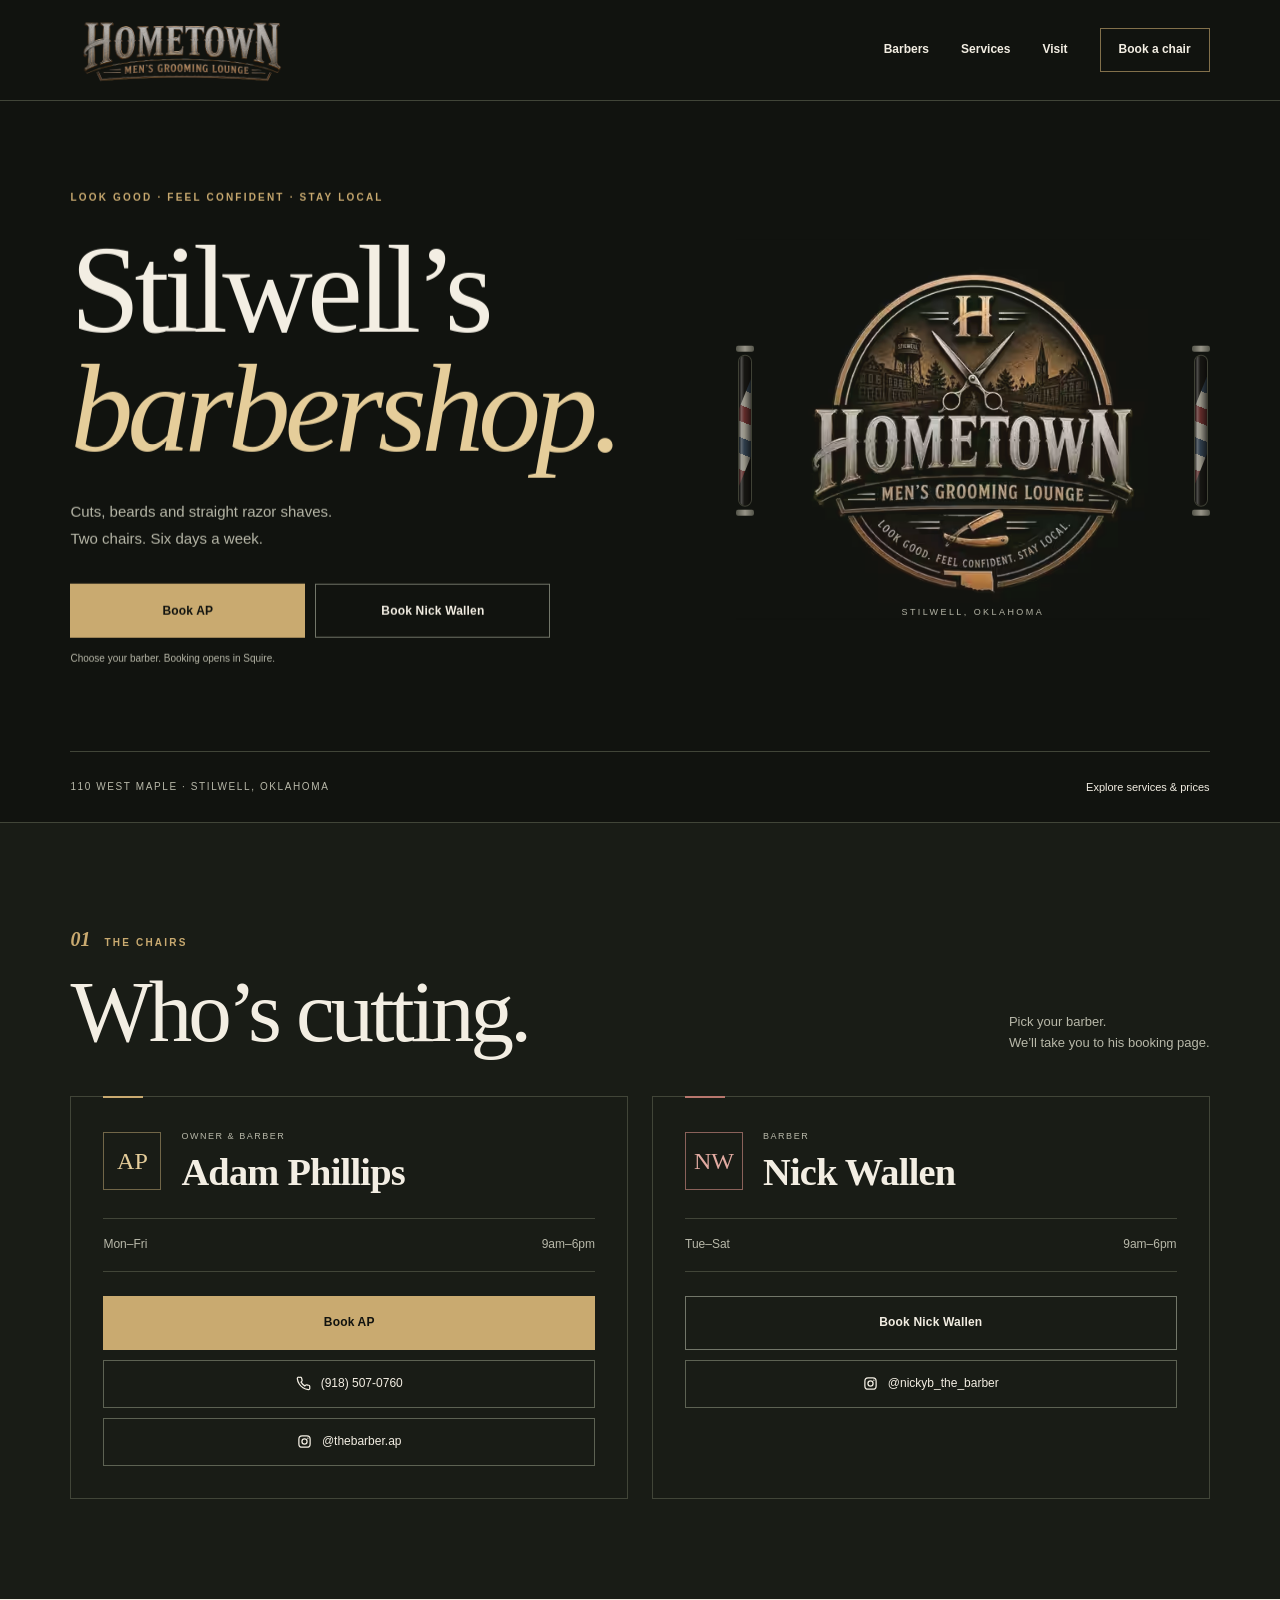
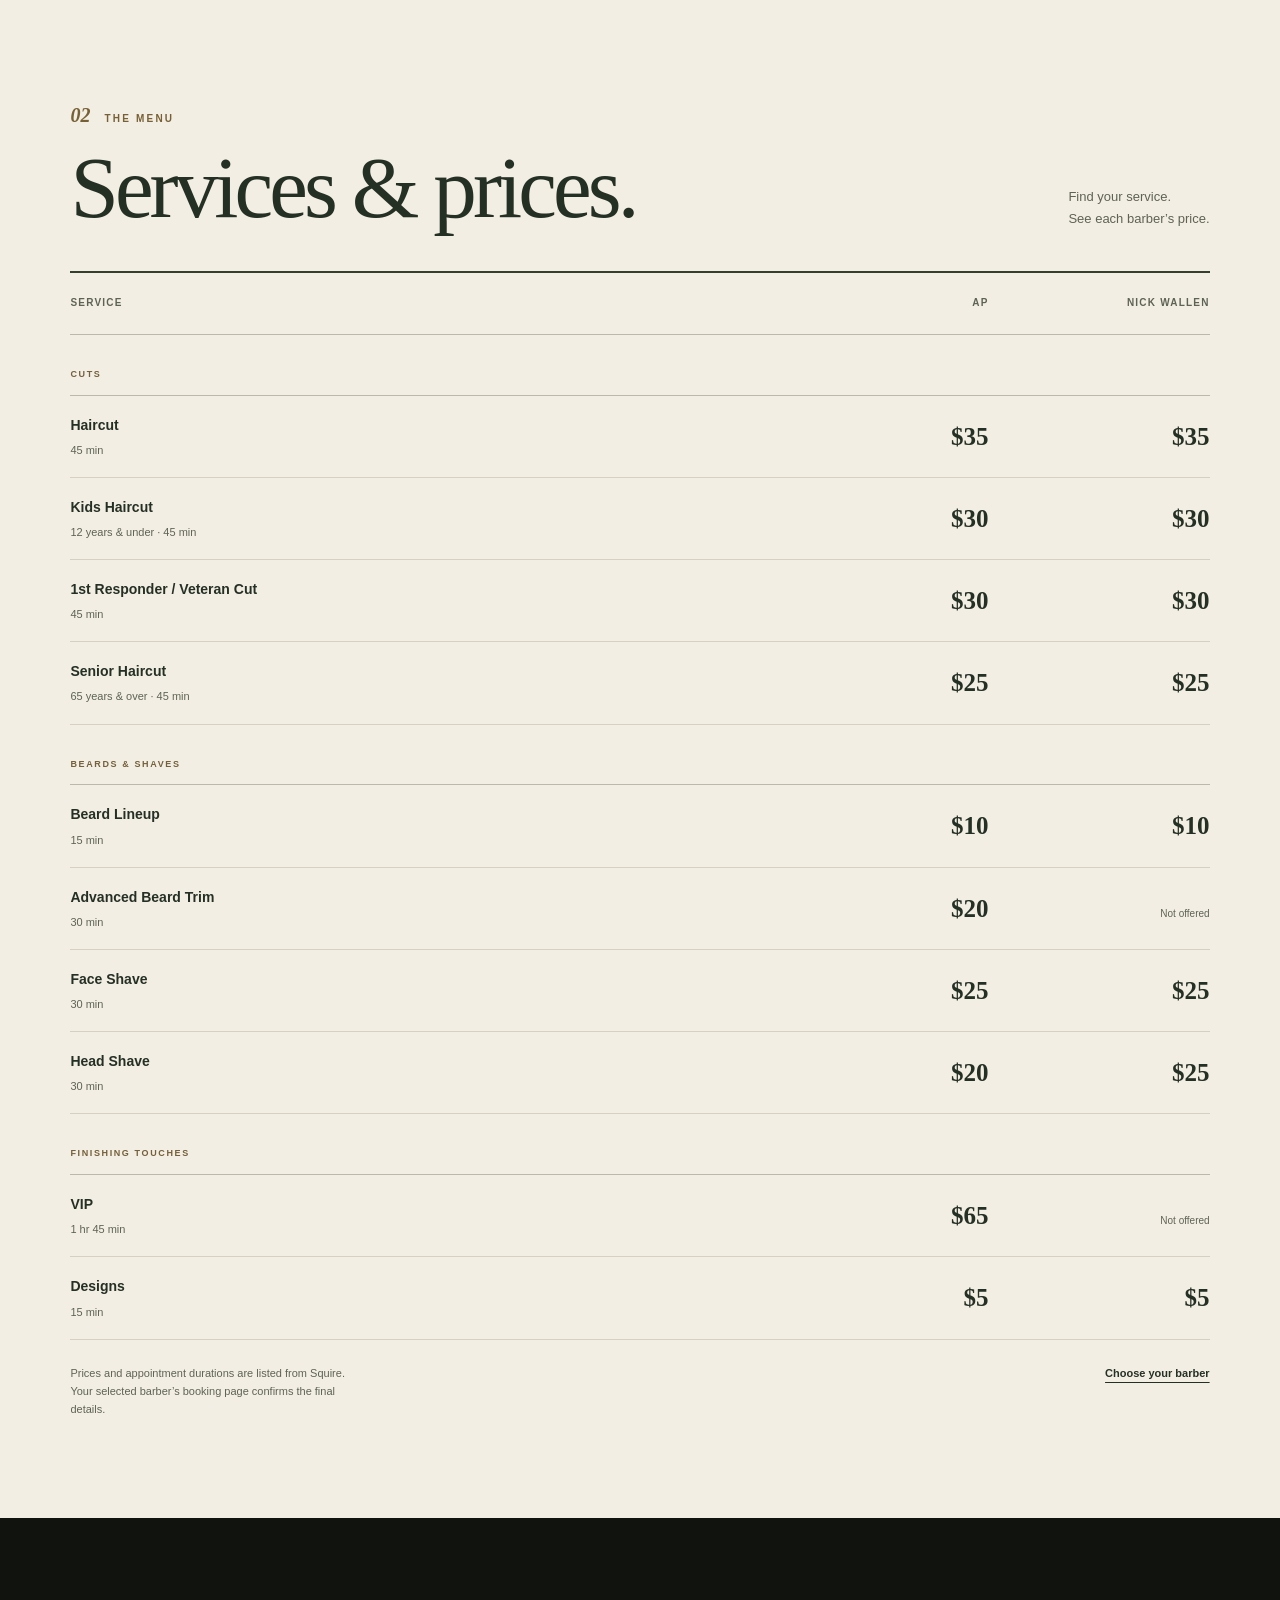
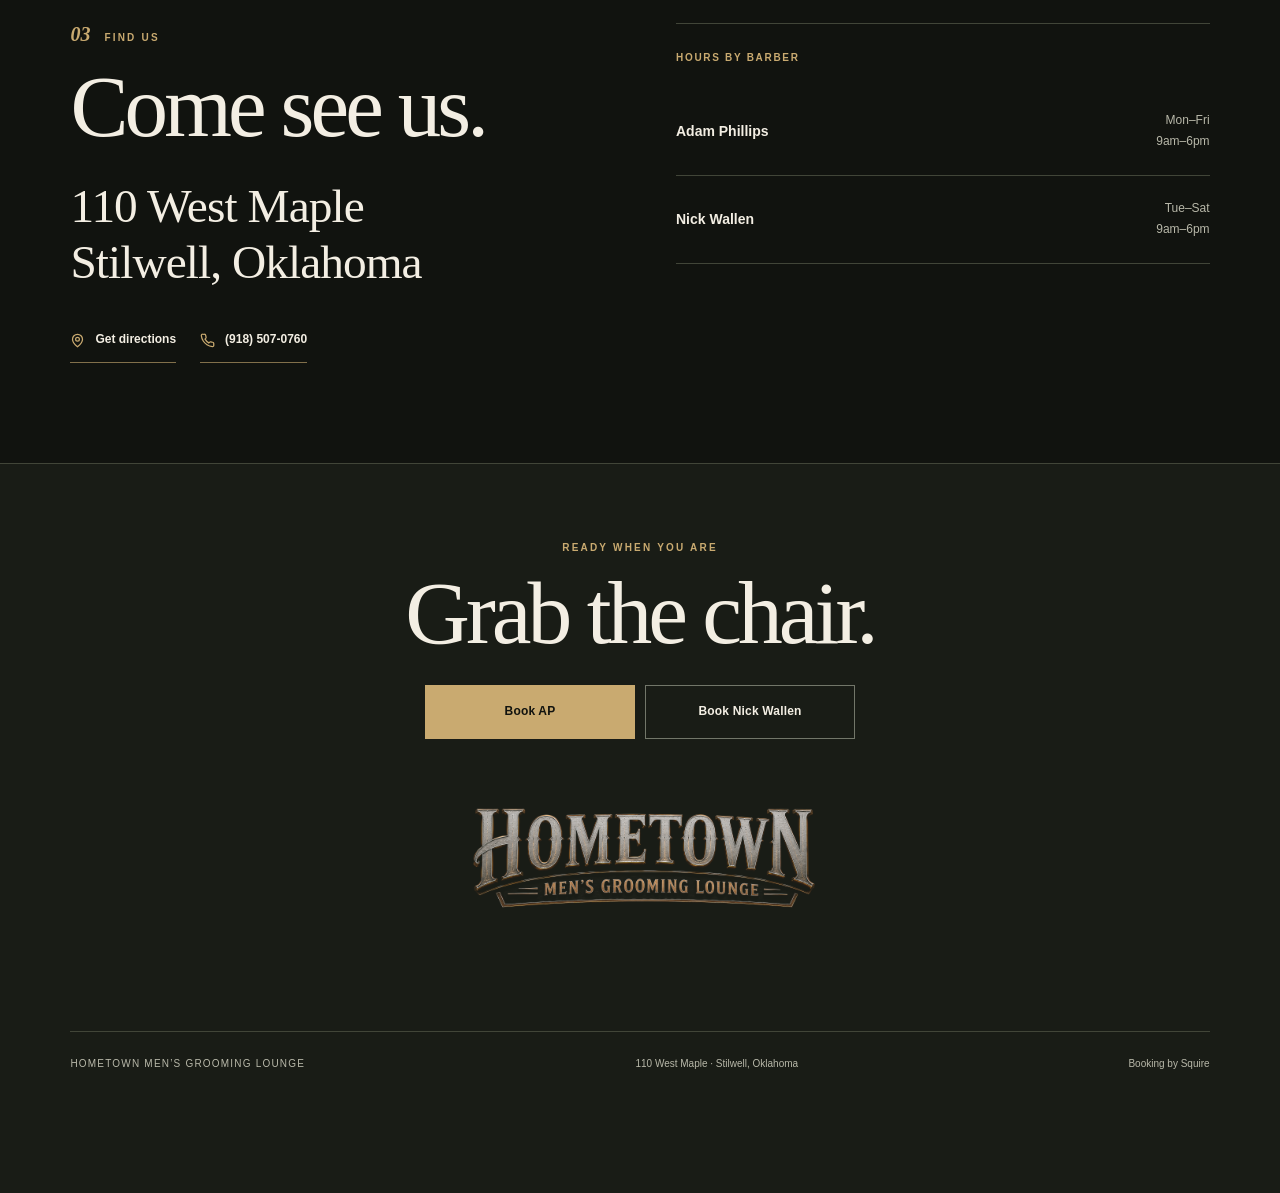
<file: preview.html>
<!doctype html><html lang="en"><meta charset="utf-8"><meta name="viewport" content="width=device-width,initial-scale=1"><meta name="robots" content="noindex"><link rel="canonical" href="https://hometownmensgroominglounge.com/"><meta http-equiv="refresh" content="0;url=./"><title>Hometown — Website</title><body><p><a href="./">Continue to Hometown Men’s Grooming Lounge</a></p></body></html>
</file>
